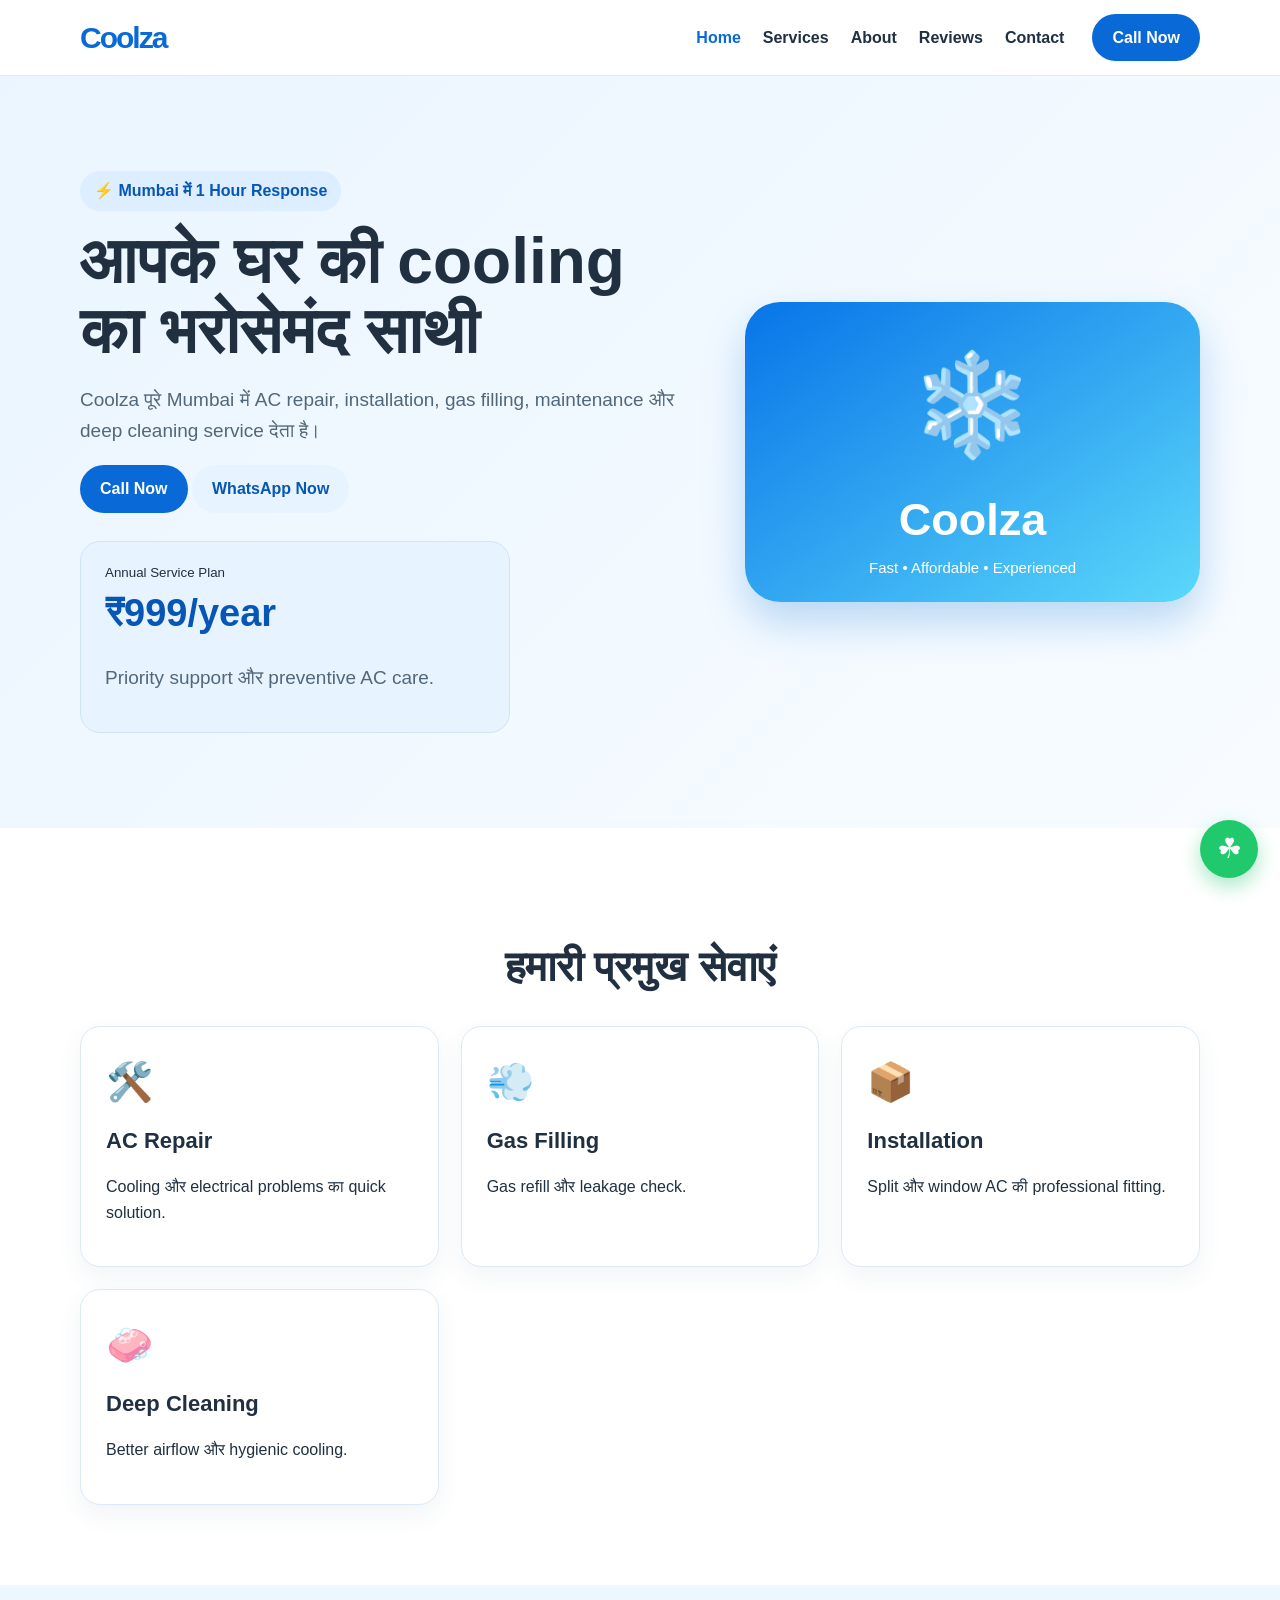
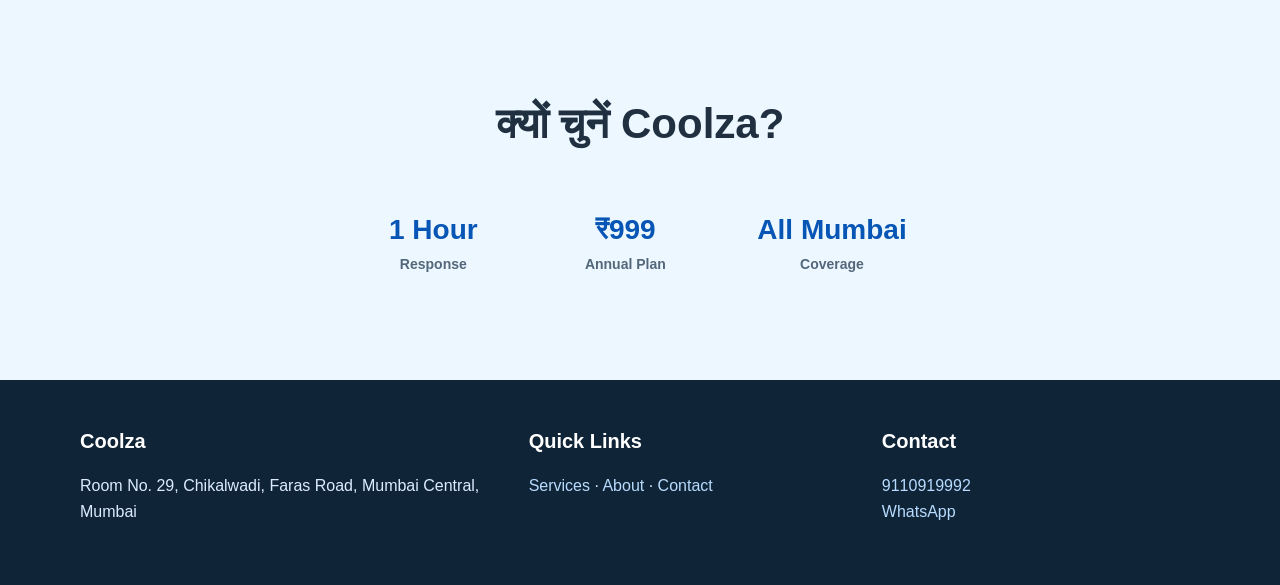
<file: index.html>
<!doctype html><html lang="hi"><head><meta charset="UTF-8"><meta name="viewport" content="width=device-width,initial-scale=1"><meta name="description" content="Coolza Mumbai AC repair, service and installation. 1 hour response. Annual service ₹999/year."><title>Coolza - AC Service in Mumbai | ₹999/year Annual Service</title><link rel="stylesheet" href="styles.css"></head><body><header><a class="logo" href="index.html">Coolza</a><button class="menu">☰</button><nav><a class="active" href="index.html">Home</a><a href="services.html">Services</a><a href="about.html">About</a><a href="reviews.html">Reviews</a><a href="contact.html">Contact</a></nav><a class="call" href="tel:9110919992">Call Now</a></header><main><section class="hero"><div><b class="tag">⚡ Mumbai में 1 Hour Response</b><h1>आपके घर की cooling का भरोसेमंद साथी</h1><p>Coolza पूरे Mumbai में AC repair, installation, gas filling, maintenance और deep cleaning service देता है।</p><a class="btn" href="tel:9110919992">Call Now</a> <a class="btn alt" href="https://wa.me/919110919992">WhatsApp Now</a><div class="offer"><small>Annual Service Plan</small><strong>₹999/year</strong><p>Priority support और preventive AC care.</p></div></div><div class="hero-art">❄️<strong>Coolza</strong><span>Fast • Affordable • Experienced</span></div></section><section><h2>हमारी प्रमुख सेवाएं</h2><div class="grid"><article><i>🛠️</i><h3>AC Repair</h3><p>Cooling और electrical problems का quick solution.</p></article><article><i>💨</i><h3>Gas Filling</h3><p>Gas refill और leakage check.</p></article><article><i>📦</i><h3>Installation</h3><p>Split और window AC की professional fitting.</p></article><article><i>🧼</i><h3>Deep Cleaning</h3><p>Better airflow और hygienic cooling.</p></article></div></section><section class="blue"><h2>क्यों चुनें Coolza?</h2><div class="facts"><b>1 Hour<small>Response</small></b><b>₹999<small>Annual Plan</small></b><b>All Mumbai<small>Coverage</small></b></div></section></main><footer><div><b>Coolza</b><p>Room No. 29, Chikalwadi, Faras Road, Mumbai Central, Mumbai</p></div><div><b>Quick Links</b><p><a href="services.html">Services</a> · <a href="about.html">About</a> · <a href="contact.html">Contact</a></p></div><div><b>Contact</b><p><a href="tel:9110919992">9110919992</a><br><a href="https://wa.me/919110919992">WhatsApp</a></p></div></footer><a class="whatsapp" href="https://wa.me/919110919992">☘</a><script src="script.js"></script></body></html>
</file>
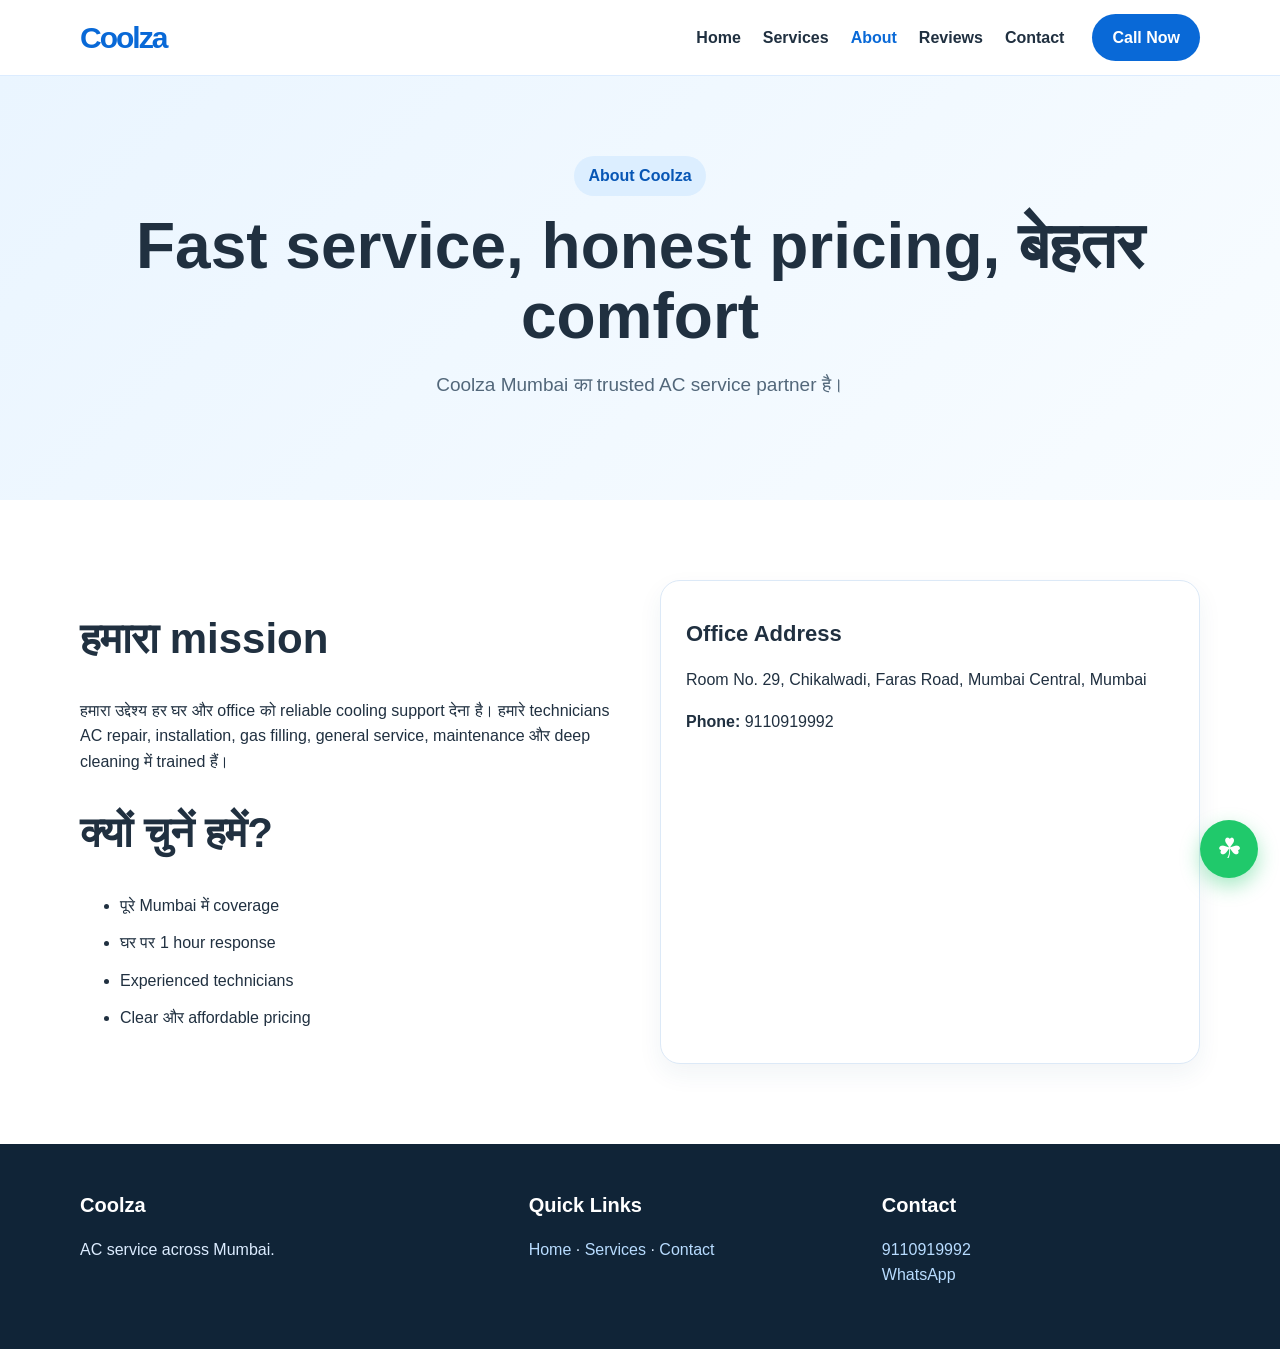
<file: about.html>
<!doctype html><html lang="hi"><head><meta charset="UTF-8"><meta name="viewport" content="width=device-width,initial-scale=1"><meta name="description" content="About Coolza AC service company in Mumbai."><title>About Coolza | Mumbai AC Service</title><link rel="stylesheet" href="styles.css"></head><body><header><a class="logo" href="index.html">Coolza</a><button class="menu">☰</button><nav><a href="index.html">Home</a><a href="services.html">Services</a><a class="active" href="about.html">About</a><a href="reviews.html">Reviews</a><a href="contact.html">Contact</a></nav><a class="call" href="tel:9110919992">Call Now</a></header><main><section class="page"><span class="tag">About Coolza</span><h1>Fast service, honest pricing, बेहतर comfort</h1><p>Coolza Mumbai का trusted AC service partner है।</p></section><section class="split"><div><h2>हमारा mission</h2><p>हमारा उद्देश्य हर घर और office को reliable cooling support देना है। हमारे technicians AC repair, installation, gas filling, general service, maintenance और deep cleaning में trained हैं।</p><h2>क्यों चुनें हमें?</h2><ul><li>पूरे Mumbai में coverage</li><li>घर पर 1 hour response</li><li>Experienced technicians</li><li>Clear और affordable pricing</li></ul></div><div class="card"><h3>Office Address</h3><p>Room No. 29, Chikalwadi, Faras Road, Mumbai Central, Mumbai</p><p><b>Phone:</b> <a href="tel:9110919992">9110919992</a></p><iframe src="https://www.google.com/maps?q=Room%20No.%2029,%20Chikalwadi,%20Faras%20Road,%20Mumbai%20Central,%20Mumbai&output=embed" loading="lazy"></iframe></div></section></main><footer><div><b>Coolza</b><p>AC service across Mumbai.</p></div><div><b>Quick Links</b><p><a href="index.html">Home</a> · <a href="services.html">Services</a> · <a href="contact.html">Contact</a></p></div><div><b>Contact</b><p><a href="tel:9110919992">9110919992</a><br><a href="https://wa.me/919110919992">WhatsApp</a></p></div></footer><a class="whatsapp" href="https://wa.me/919110919992">☘</a><script src="script.js"></script></body></html>
</file>
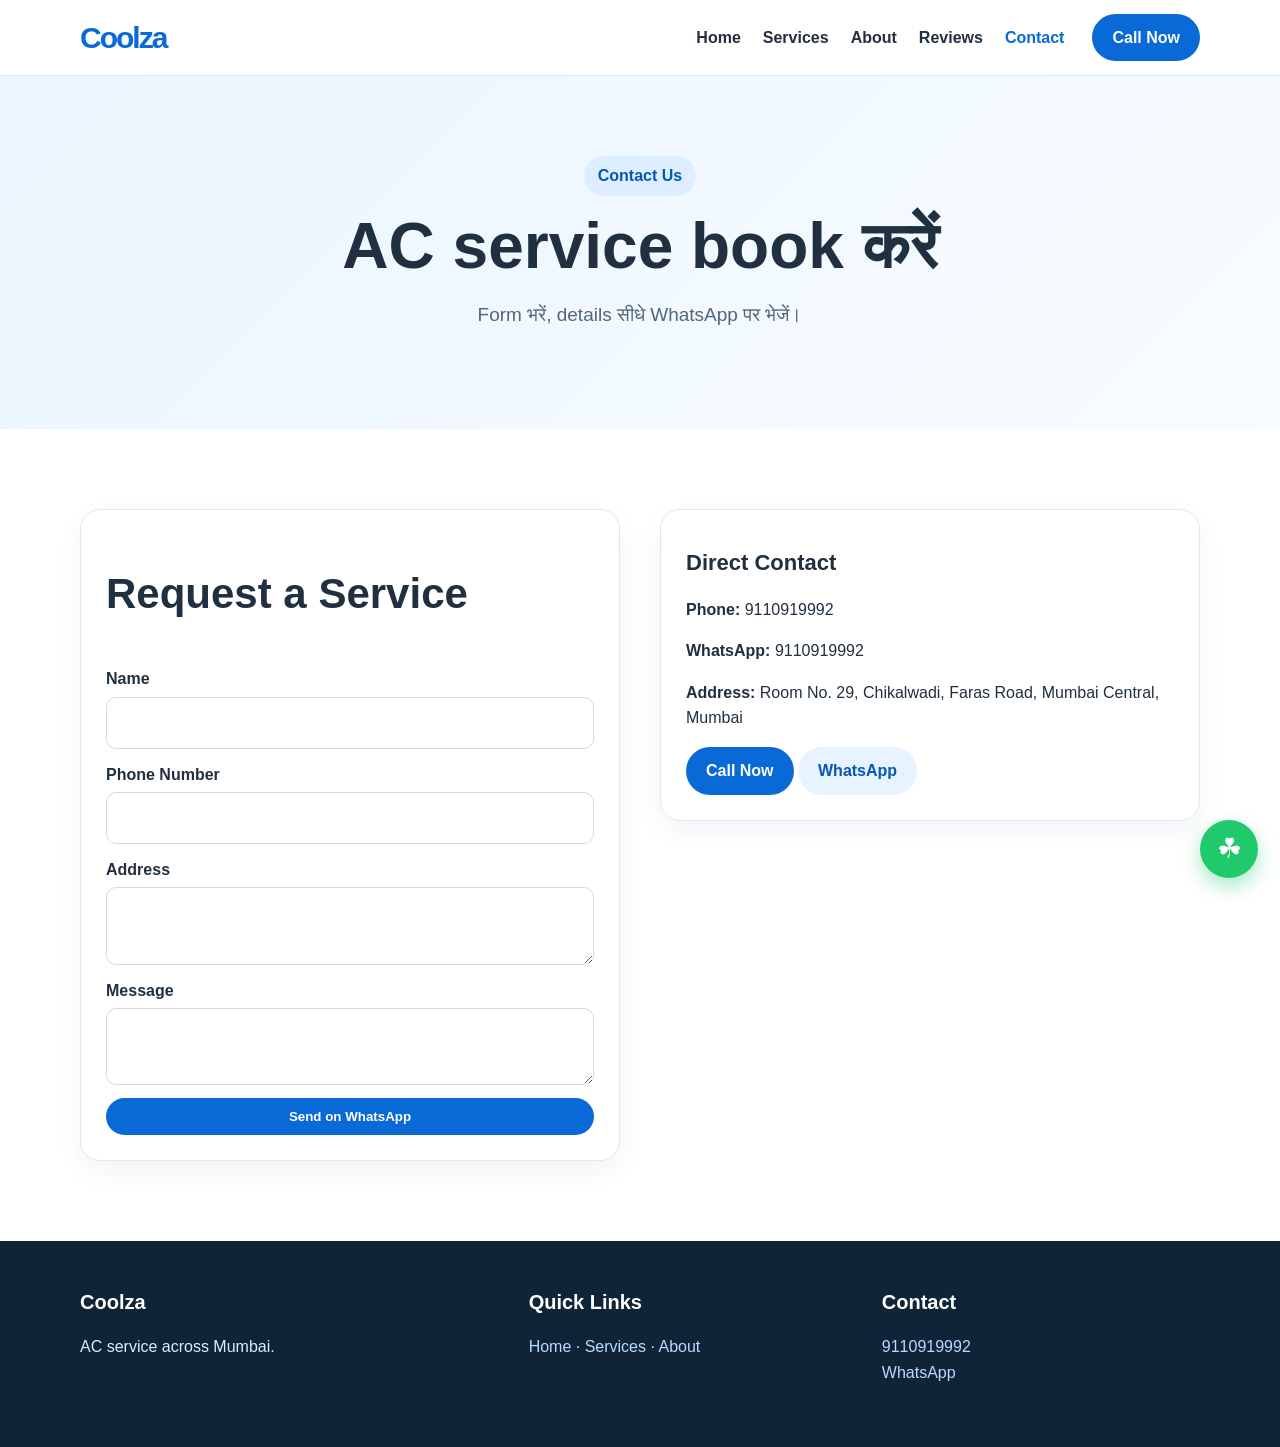
<file: contact.html>
<!doctype html><html lang="hi"><head><meta charset="UTF-8"><meta name="viewport" content="width=device-width,initial-scale=1"><meta name="description" content="Contact Coolza for AC repair, installation and maintenance in Mumbai."><title>Contact Coolza | AC Service Mumbai</title><link rel="stylesheet" href="styles.css"></head><body><header><a class="logo" href="index.html">Coolza</a><button class="menu">☰</button><nav><a href="index.html">Home</a><a href="services.html">Services</a><a href="about.html">About</a><a href="reviews.html">Reviews</a><a class="active" href="contact.html">Contact</a></nav><a class="call" href="tel:9110919992">Call Now</a></header><main><section class="page"><span class="tag">Contact Us</span><h1>AC service book करें</h1><p>Form भरें, details सीधे WhatsApp पर भेजें।</p></section><section class="split"><form id="form" class="card"><h2>Request a Service</h2><label>Name<input id="name" required></label><label>Phone Number<input id="phone" type="tel" required></label><label>Address<textarea id="address" required></textarea></label><label>Message<textarea id="message" required></textarea></label><button class="btn" type="submit">Send on WhatsApp</button></form><div><div class="card"><h3>Direct Contact</h3><p><b>Phone:</b> <a href="tel:9110919992">9110919992</a></p><p><b>WhatsApp:</b> <a href="https://wa.me/919110919992">9110919992</a></p><p><b>Address:</b> Room No. 29, Chikalwadi, Faras Road, Mumbai Central, Mumbai</p><a class="btn" href="tel:9110919992">Call Now</a> <a class="btn alt" href="https://wa.me/919110919992">WhatsApp</a></div><iframe class="map" src="https://www.google.com/maps?q=Room%20No.%2029,%20Chikalwadi,%20Faras%20Road,%20Mumbai%20Central,%20Mumbai&output=embed" loading="lazy"></iframe></div></section></main><footer><div><b>Coolza</b><p>AC service across Mumbai.</p></div><div><b>Quick Links</b><p><a href="index.html">Home</a> · <a href="services.html">Services</a> · <a href="about.html">About</a></p></div><div><b>Contact</b><p><a href="tel:9110919992">9110919992</a><br><a href="https://wa.me/919110919992">WhatsApp</a></p></div></footer><a class="whatsapp" href="https://wa.me/919110919992">☘</a><script src="script.js"></script></body></html>
</file>
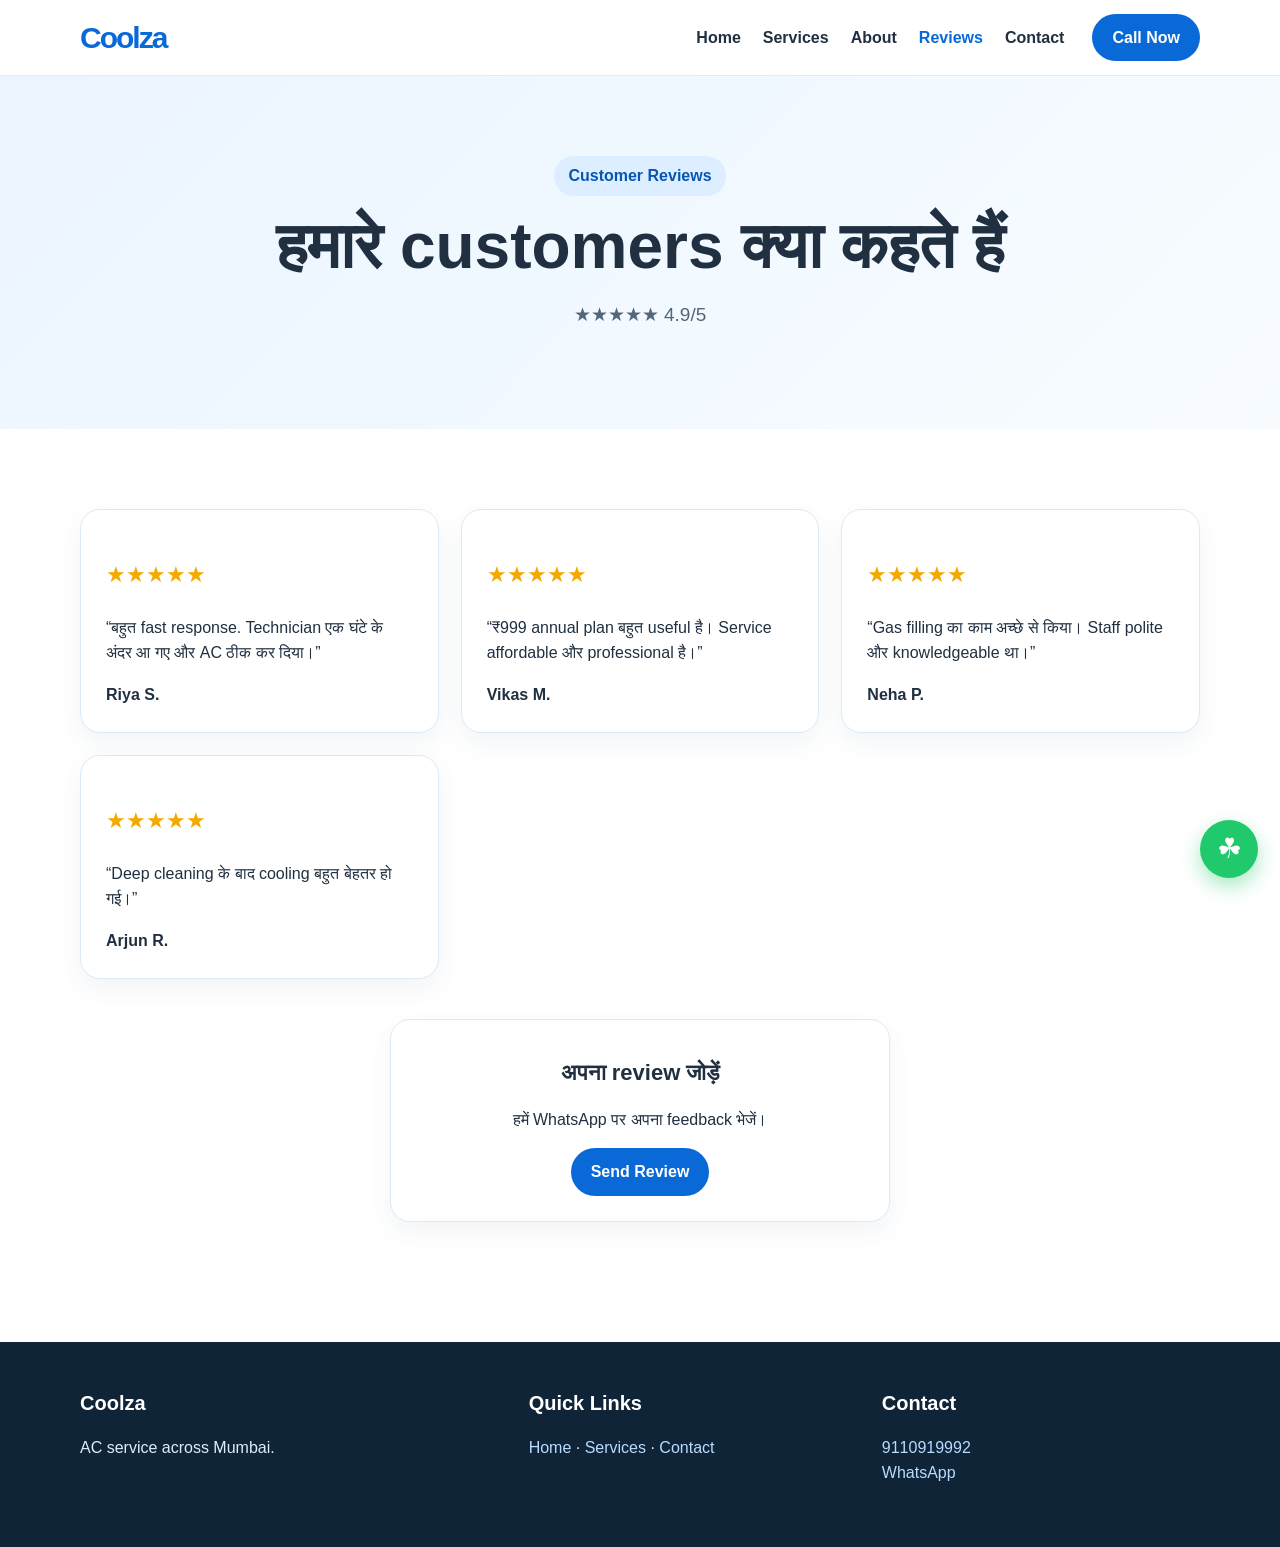
<file: reviews.html>
<!doctype html><html lang="hi"><head><meta charset="UTF-8"><meta name="viewport" content="width=device-width,initial-scale=1"><meta name="description" content="Customer reviews for Coolza AC services in Mumbai."><title>Coolza Reviews</title><link rel="stylesheet" href="styles.css"></head><body><header><a class="logo" href="index.html">Coolza</a><button class="menu">☰</button><nav><a href="index.html">Home</a><a href="services.html">Services</a><a href="about.html">About</a><a class="active" href="reviews.html">Reviews</a><a href="contact.html">Contact</a></nav><a class="call" href="tel:9110919992">Call Now</a></header><main><section class="page"><span class="tag">Customer Reviews</span><h1>हमारे customers क्या कहते हैं</h1><p class="stars">★★★★★ 4.9/5</p></section><section><div class="grid"><article><p class="stars">★★★★★</p><p>“बहुत fast response. Technician एक घंटे के अंदर आ गए और AC ठीक कर दिया।”</p><b>Riya S.</b></article><article><p class="stars">★★★★★</p><p>“₹999 annual plan बहुत useful है। Service affordable और professional है।”</p><b>Vikas M.</b></article><article><p class="stars">★★★★★</p><p>“Gas filling का काम अच्छे से किया। Staff polite और knowledgeable था।”</p><b>Neha P.</b></article><article><p class="stars">★★★★★</p><p>“Deep cleaning के बाद cooling बहुत बेहतर हो गई।”</p><b>Arjun R.</b></article></div><div class="card center"><h3>अपना review जोड़ें</h3><p>हमें WhatsApp पर अपना feedback भेजें।</p><a class="btn" href="https://wa.me/919110919992?text=My%20Coolza%20review%20is:%20">Send Review</a></div></section></main><footer><div><b>Coolza</b><p>AC service across Mumbai.</p></div><div><b>Quick Links</b><p><a href="index.html">Home</a> · <a href="services.html">Services</a> · <a href="contact.html">Contact</a></p></div><div><b>Contact</b><p><a href="tel:9110919992">9110919992</a><br><a href="https://wa.me/919110919992">WhatsApp</a></p></div></footer><a class="whatsapp" href="https://wa.me/919110919992">☘</a><script src="script.js"></script></body></html>
</file>
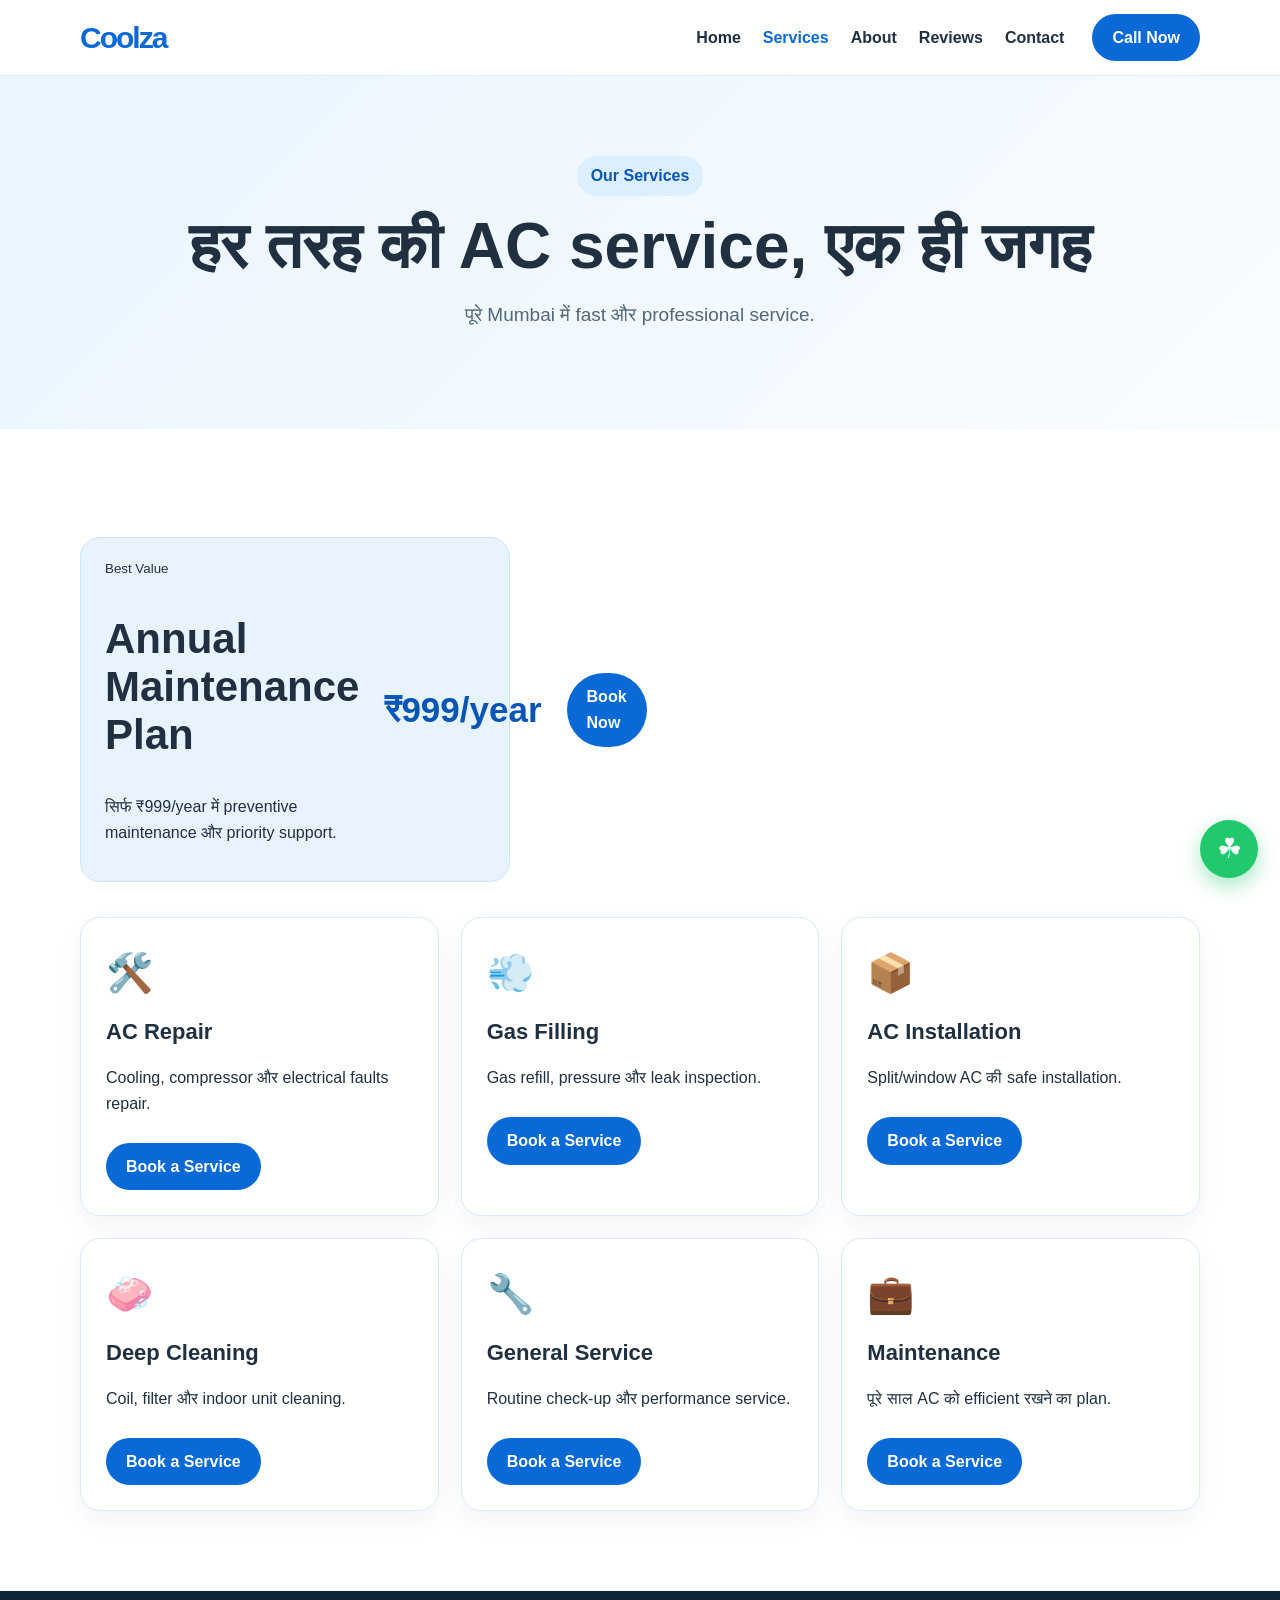
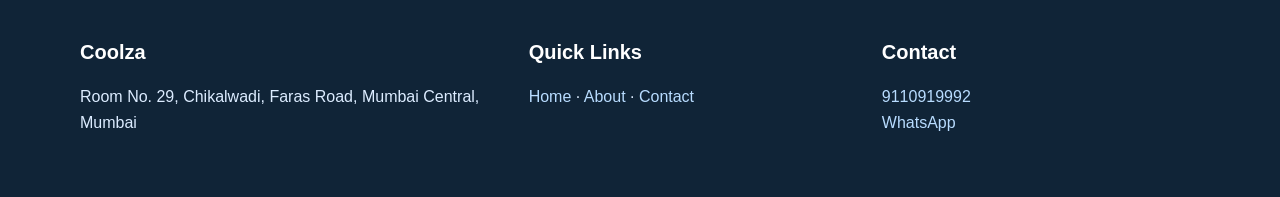
<file: services.html>
<!doctype html><html lang="hi"><head><meta charset="UTF-8"><meta name="viewport" content="width=device-width,initial-scale=1"><meta name="description" content="All AC services by Coolza in Mumbai."><title>Coolza Services | AC Service Mumbai</title><link rel="stylesheet" href="styles.css"></head><body><header><a class="logo" href="index.html">Coolza</a><button class="menu">☰</button><nav><a href="index.html">Home</a><a class="active" href="services.html">Services</a><a href="about.html">About</a><a href="reviews.html">Reviews</a><a href="contact.html">Contact</a></nav><a class="call" href="tel:9110919992">Call Now</a></header><main><section class="page"><span class="tag">Our Services</span><h1>हर तरह की AC service, एक ही जगह</h1><p>पूरे Mumbai में fast और professional service.</p></section><section><div class="offer wide"><div><small>Best Value</small><h2>Annual Maintenance Plan</h2><p>सिर्फ ₹999/year में preventive maintenance और priority support.</p></div><strong>₹999/year</strong><a class="btn" href="contact.html">Book Now</a></div><div class="grid"><article><i>🛠️</i><h3>AC Repair</h3><p>Cooling, compressor और electrical faults repair.</p><a class="btn" href="contact.html">Book a Service</a></article><article><i>💨</i><h3>Gas Filling</h3><p>Gas refill, pressure और leak inspection.</p><a class="btn" href="contact.html">Book a Service</a></article><article><i>📦</i><h3>AC Installation</h3><p>Split/window AC की safe installation.</p><a class="btn" href="contact.html">Book a Service</a></article><article><i>🧼</i><h3>Deep Cleaning</h3><p>Coil, filter और indoor unit cleaning.</p><a class="btn" href="contact.html">Book a Service</a></article><article><i>🔧</i><h3>General Service</h3><p>Routine check-up और performance service.</p><a class="btn" href="contact.html">Book a Service</a></article><article><i>💼</i><h3>Maintenance</h3><p>पूरे साल AC को efficient रखने का plan.</p><a class="btn" href="contact.html">Book a Service</a></article></div></section></main><footer><div><b>Coolza</b><p>Room No. 29, Chikalwadi, Faras Road, Mumbai Central, Mumbai</p></div><div><b>Quick Links</b><p><a href="index.html">Home</a> · <a href="about.html">About</a> · <a href="contact.html">Contact</a></p></div><div><b>Contact</b><p><a href="tel:9110919992">9110919992</a><br><a href="https://wa.me/919110919992">WhatsApp</a></p></div></footer><a class="whatsapp" href="https://wa.me/919110919992">☘</a><script src="script.js"></script></body></html>
</file>
<file: styles.css>
*{box-sizing:border-box}html{scroll-behavior:smooth}body{margin:0;font:16px/1.6 Arial,sans-serif;color:#203040;background:#fff}a{text-decoration:none;color:inherit}header{height:76px;position:sticky;top:0;z-index:5;display:flex;align-items:center;gap:28px;padding:0 max(20px,calc((100% - 1120px)/2));background:#fffffff2;backdrop-filter:blur(12px);border-bottom:1px solid #dcecff}.logo{font-size:30px;font-weight:800;letter-spacing:-2px;color:#0969d7;margin-right:auto}nav{display:flex;gap:22px;font-weight:700}nav a.active,nav a:hover{color:#0969d7}.call,.btn{display:inline-block;background:#0969d7;color:#fff;border:0;border-radius:999px;padding:11px 20px;font-weight:bold;cursor:pointer}.alt{background:#e7f3ff;color:#0756b5}.menu{display:none;border:0;background:none;font-size:25px}.hero{padding:95px max(20px,calc((100% - 1120px)/2));display:grid;grid-template-columns:1.15fr .85fr;gap:50px;align-items:center;background:linear-gradient(135deg,#eaf5ff,#f8fcff)}h1{font-size:clamp(35px,5vw,64px);line-height:1.1;margin:15px 0}h2{font-size:clamp(28px,4vw,42px);line-height:1.15}h3{margin:10px 0;font-size:22px}.tag{display:inline-block;color:#0756b5;background:#dceeff;border-radius:30px;padding:7px 14px;font-weight:bold}.hero p{font-size:19px;color:#52677a}.offer{margin-top:28px;padding:20px 24px;max-width:430px;border:1px solid #cfe4fb;border-radius:20px;background:#e7f3ff}.offer small,.offer strong{display:block}.offer strong{font-size:38px;color:#0756b5}.hero-art{min-height:300px;border-radius:35px;background:linear-gradient(145deg,#0874e8,#5bd8fa);color:#fff;display:flex;flex-direction:column;justify-content:center;align-items:center;font-size:100px;box-shadow:0 20px 40px #1679d444}.hero-art strong{font-size:45px}.hero-art span{font-size:15px}section{padding:80px max(20px,calc((100% - 1120px)/2))}section>h2{text-align:center}.grid{display:grid;grid-template-columns:repeat(3,1fr);gap:22px}.grid article,.card{padding:25px;border:1px solid #dce9f7;border-radius:20px;background:#fff;box-shadow:0 10px 24px #244b7510}.grid article i{font-style:normal;font-size:38px}.grid article .btn{margin-top:10px}.blue{background:#edf7ff}.facts{display:flex;justify-content:center;gap:22px;text-align:center}.facts b{padding:25px;min-width:170px;color:#0756b5;font-size:28px}.facts small{display:block;font-size:14px;color:#52677a}.page{text-align:center;background:linear-gradient(135deg,#eaf5ff,#f8fcff)}.page p{font-size:19px;color:#52677a}.split{display:grid;grid-template-columns:1fr 1fr;gap:40px;align-items:start}.split iframe,.map{width:100%;height:280px;border:0;border-radius:16px}.split li{margin:12px 0}.wide{display:flex;align-items:center;gap:25px;justify-content:space-between;margin-bottom:35px;background:#e7f3ff}.wide strong{font-size:35px;color:#0756b5}.stars{color:#f5a900;font-size:22px}.center{text-align:center;margin:40px auto;max-width:500px}form{display:grid;gap:13px}label{font-weight:bold}input,textarea{width:100%;display:block;margin-top:5px;padding:12px;border:1px solid #cbdced;border-radius:10px;font:inherit}footer{display:grid;grid-template-columns:1.3fr 1fr 1fr;gap:35px;padding:45px max(20px,calc((100% - 1120px)/2));background:#102437;color:#dcecff}footer b{color:#fff;font-size:20px}footer a{color:#b8dcff}.whatsapp{position:fixed;right:22px;bottom:22px;width:58px;height:58px;border-radius:50%;display:grid;place-items:center;background:#20c96b;color:#fff;font-size:28px;box-shadow:0 8px 20px #20c96b66;z-index:6}@media(max-width:800px){header{padding:0 18px}.menu{display:block}nav{display:none;position:absolute;top:76px;left:15px;right:15px;padding:18px;flex-direction:column;background:#fff;border:1px solid #dce9f7;border-radius:15px;box-shadow:0 10px 25px #1234}.call{display:none}.hero,.split{grid-template-columns:1fr}.hero{padding-top:60px}.grid{grid-template-columns:1fr 1fr}.wide{flex-direction:column;align-items:flex-start}.facts{flex-wrap:wrap}footer{grid-template-columns:1fr 1fr}}@media(max-width:520px){.grid{grid-template-columns:1fr}.facts{display:grid;grid-template-columns:1fr}.facts b{min-width:0}section{padding-top:55px;padding-bottom:55px}.hero-art{min-height:220px;font-size:75px}footer{grid-template-columns:1fr}}
</file>
